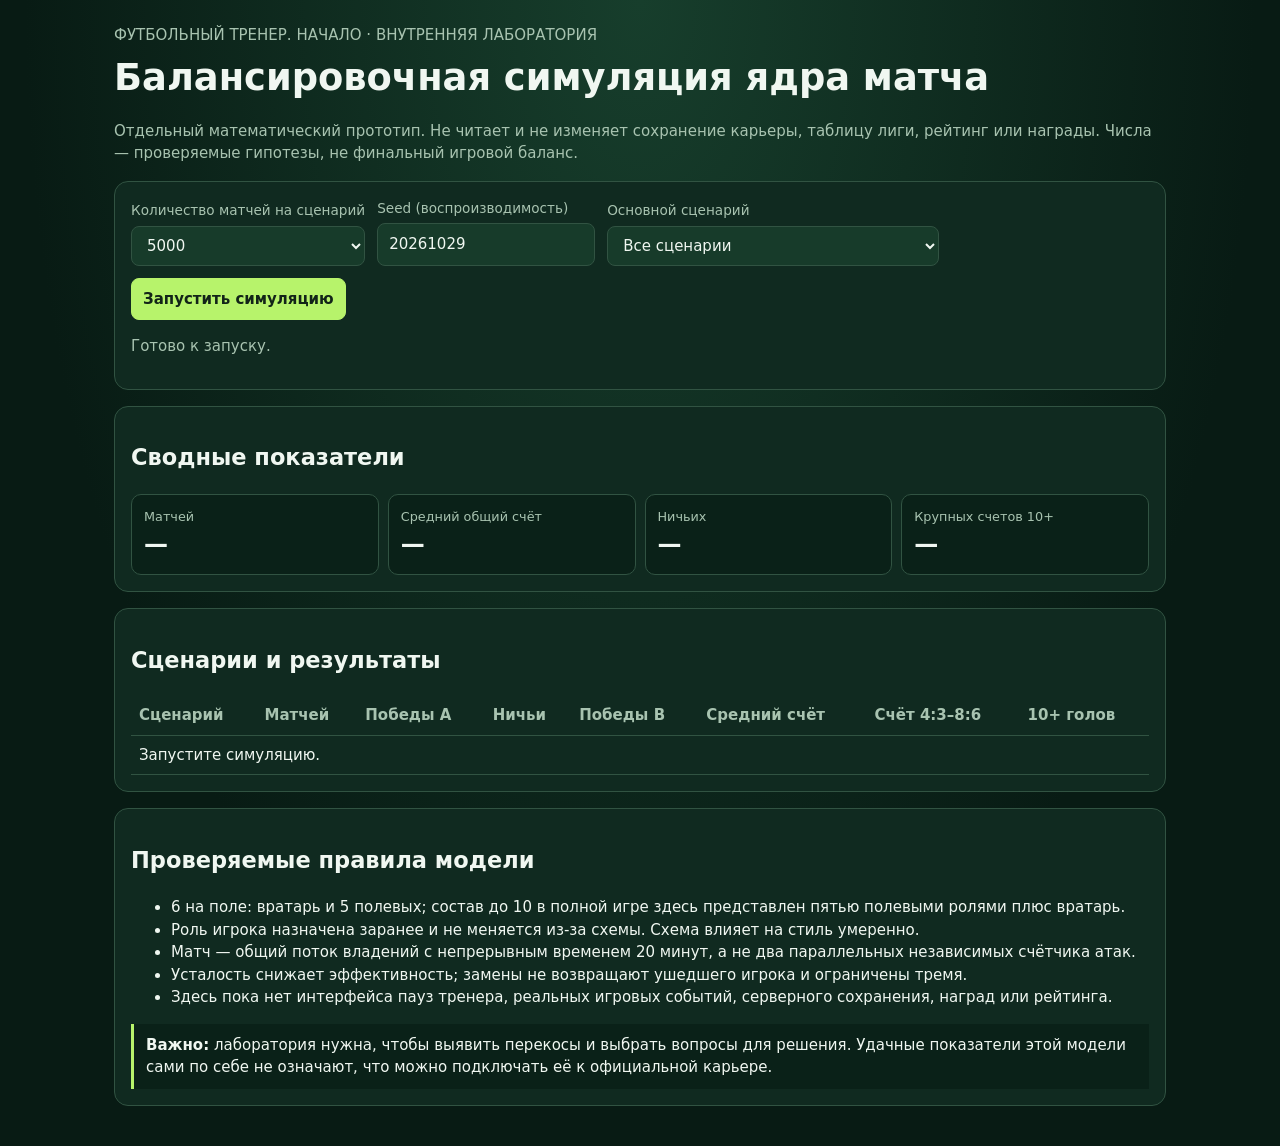
<file: test-match-sim.html>
<!doctype html>
<html lang="ru">
<head>
<meta charset="utf-8"><meta name="viewport" content="width=device-width,initial-scale=1">
<title>Балансировочная лаборатория — Футбольный тренер</title>
<style>
:root{color-scheme:dark;--bg:#081b14;--panel:#102a20;--line:#315342;--text:#f0f7f1;--muted:#a8c3b0;--accent:#b7f36b}*{box-sizing:border-box}body{margin:0;background:radial-gradient(ellipse at top,#173e2c,#081b14 68%);color:var(--text);font:15px/1.5 system-ui,Segoe UI,sans-serif}.wrap{max-width:1100px;margin:auto;padding:24px}h1{font-size:clamp(1.5rem,3vw,2.3rem);margin:.2rem 0}.muted{color:var(--muted)}.panel{background:#102a20;border:1px solid var(--line);border-radius:14px;padding:16px;margin:16px 0}.controls{display:flex;gap:12px;align-items:end;flex-wrap:wrap}.field{display:grid;gap:5px}.field label{color:var(--muted);font-size:.85rem}select,input,button{font:inherit;color:var(--text);background:#173b2a;border:1px solid var(--line);border-radius:8px;padding:9px 11px}button{cursor:pointer;font-weight:700}button.primary{background:var(--accent);color:#122418;border-color:var(--accent)}button:disabled{opacity:.5}.metrics{display:grid;grid-template-columns:repeat(auto-fit,minmax(145px,1fr));gap:9px}.metric{background:#0a2118;border:1px solid var(--line);border-radius:10px;padding:12px}.metric span{display:block;color:var(--muted);font-size:.8rem}.metric strong{font-size:1.5rem}.tablewrap{overflow:auto}table{width:100%;border-collapse:collapse;font-variant-numeric:tabular-nums}th,td{text-align:left;padding:8px;border-bottom:1px solid var(--line);white-space:nowrap}th{color:var(--muted)}.bar{height:8px;border-radius:8px;background:#294838;overflow:hidden;min-width:100px}.bar i{display:block;height:100%;background:var(--accent)}.note{border-left:3px solid var(--accent);padding:10px 12px;background:#0a2118}.status{color:var(--accent);font-weight:700}small{color:var(--muted)}@media(max-width:600px){.wrap{padding:12px}.panel{padding:12px}}
</style></head>
<body><main class="wrap">
<div class="muted">ФУТБОЛЬНЫЙ ТРЕНЕР. НАЧАЛО · ВНУТРЕННЯЯ ЛАБОРАТОРИЯ</div>
<h1>Балансировочная симуляция ядра матча</h1>
<p class="muted">Отдельный математический прототип. Не читает и не изменяет сохранение карьеры, таблицу лиги, рейтинг или награды. Числа — проверяемые гипотезы, не финальный игровой баланс.</p>
<section class="panel"><div class="controls">
<div class="field"><label for="runs">Количество матчей на сценарий</label><select id="runs"><option>1000</option><option selected>5000</option><option>10000</option><option>25000</option></select></div>
<div class="field"><label for="seed">Seed (воспроизводимость)</label><input id="seed" type="number" value="20261029" min="1" step="1"></div>
<div class="field"><label for="scenario">Основной сценарий</label><select id="scenario"><option value="all" selected>Все сценарии</option><option value="equal">Равные команды</option><option value="favorite">Фаворит против аутсайдера</option><option value="tactics">Атакующая против оборонительной</option><option value="formations">Сравнение схем</option></select></div>
<button id="run" class="primary">Запустить симуляцию</button></div>
<p id="status" class="muted">Готово к запуску.</p></section>
<section class="panel"><h2>Сводные показатели</h2><div id="metrics" class="metrics"><div class="metric"><span>Матчей</span><strong>—</strong></div><div class="metric"><span>Средний общий счёт</span><strong>—</strong></div><div class="metric"><span>Ничьих</span><strong>—</strong></div><div class="metric"><span>Крупных счетов 10+</span><strong>—</strong></div></div></section>
<section class="panel"><h2>Сценарии и результаты</h2><div class="tablewrap"><table><thead><tr><th>Сценарий</th><th>Матчей</th><th>Победы A</th><th>Ничьи</th><th>Победы B</th><th>Средний счёт</th><th>Счёт 4:3–8:6</th><th>10+ голов</th></tr></thead><tbody id="results"><tr><td colspan="8">Запустите симуляцию.</td></tr></tbody></table></div></section>
<section class="panel"><h2>Проверяемые правила модели</h2><ul>
<li>6 на поле: вратарь и 5 полевых; состав до 10 в полной игре здесь представлен пятью полевыми ролями плюс вратарь.</li>
<li>Роль игрока назначена заранее и не меняется из-за схемы. Схема влияет на стиль умеренно.</li>
<li>Матч — общий поток владений с непрерывным временем 20 минут, а не два параллельных независимых счётчика атак.</li>
<li>Усталость снижает эффективность; замены не возвращают ушедшего игрока и ограничены тремя.</li>
<li>Здесь пока нет интерфейса пауз тренера, реальных игровых событий, серверного сохранения, наград или рейтинга.</li>
</ul><div class="note"><b>Важно:</b> лаборатория нужна, чтобы выявить перекосы и выбрать вопросы для решения. Удачные показатели этой модели сами по себе не означают, что можно подключать её к официальной карьере.</div></section>
</main>
<script>
const $=id=>document.getElementById(id);
function rngFactory(seed){let x=(Number(seed)>>>0)||1;return()=>{x+=0x6D2B79F5;let t=x;t=Math.imul(t^(t>>>15),t|1);t^=t+Math.imul(t^(t>>>7),t|61);return((t^(t>>>14))>>>0)/4294967296}}
const clamp=(v,a,b)=>Math.max(a,Math.min(b,v));
const FORMATIONS={"2-2-1":{attack:0,mid:0,def:0},"2-1-2":{attack:.07,mid:-.025,def:-.045},"1-3-1":{attack:-.02,mid:.07,def:-.015},"3-1-1":{attack:-.055,mid:-.025,def:.08}};
const TACTICS={balanced:{attack:0,def:0,fatigue:1.5,counter:.15},attack:{attack:.07,def:-.035,fatigue:2,counter:.25},defense:{attack:-.07,def:.055,fatigue:1.2,counter:.08}};
function makeTeam(power,formation,tactic,rng){const roles=["ЗЩ","ЗЩ","ПЗ","ПЗ","НП"];const players=roles.map((role,i)=>{const base=power+(rng()-.5)*16;const skill={ВР:base-15+rng()*10,ЗЩ:base-4+rng()*18,ПЗ:base-4+rng()*18,НП:base-4+rng()*18};skill[role]=base+(rng()-.5)*10;return{role,skill,fatigue:0,used:false}});return{keeper:{skill:power-12+(rng()-.5)*18,fatigue:0},players,formation,tactic,subs:Math.max(0,Math.round((power-50)/20)+1)}}
function playerEff(p){const vals=["ВР","ЗЩ","ПЗ","НП"].filter(k=>k!==p.role).map(k=>p.skill[k]);const other=vals.reduce((a,b)=>a+b,0)/vals.length;return clamp(.85*p.skill[p.role]+.15*other,1,100)*(1-.004*p.fatigue)}
function teamStats(team){const f=team.players.map(p=>({role:p.role,e:playerEff(p)}));const avg=arr=>arr.length?arr.reduce((s,p)=>s+p.e,0)/arr.length:f.reduce((s,p)=>s+p.e,0)/f.length;const d=avg(f.filter(p=>p.role==="ЗЩ")),m=avg(f.filter(p=>p.role==="ПЗ")),a=avg(f.filter(p=>p.role==="НП"));const te=team.keeper.skill*(1-.004*team.keeper.fatigue);return{total:.15*te+.85*avg(f),attack:.7*a+.3*m,defense:.75*d+.25*te,mid:m,keeper:te}}
function simulate(teamA,teamB,rng){let scoreA=0,scoreB=0,time=0,possessions=0,shots=0;let owner=rng()<.5?0:1;let rebound=0;while(time<20&&possessions<300){const ta=owner===0?teamA:teamB,tb=owner===0?teamB:teamA;const sa=teamStats(ta),sb=teamStats(tb);const tact=TACTICS[ta.tactic],form=FORMATIONS[ta.formation];const defT=TACTICS[tb.tactic],defF=FORMATIONS[tb.formation];const midDiff=(sa.mid-sb.mid)+(form.mid-defF.mid)*10;const control=clamp(.5+midDiff*.006,.28,.72);const dt=.15+rng()*.55;time+=dt;possessions++;for(const p of ta.players)p.fatigue=clamp(p.fatigue+tact.fatigue*dt,0,100);for(const p of tb.players)p.fatigue=clamp(p.fatigue+defT.fatigue*dt*.55,0,100);const pressure=clamp((sa.attack-sb.defense)*.004,-.25,.25);const chance=clamp(.25+pressure+tact.attack+form.attack-defT.def*.4-defF.def*.35,.09,.48);if(rng()<chance){shots++;const shooter=ta.players.find(p=>p.role==="НП")||ta.players[ta.players.length-1];const quality=clamp(.25+(playerEff(shooter)-50)*.003+(sa.attack-sb.defense)*.0025,.08,.58);const save=clamp(.20+(sb.keeper-50)*.004+(sb.defense-50)*.0015,.08,.55);const goalP=clamp(quality*(1-save)*1.75,.04,.62);if(rng()<goalP){if(owner===0)scoreA++;else scoreB++;rebound=0;owner=1-owner}else if(rng()<.23&&rebound<1){rebound++;const reboundGoal=clamp(goalP*.52,.02,.28);if(rng()<reboundGoal){if(owner===0)scoreA++;else scoreB++;owner=1-owner;rebound=0}else{time+=.08;}}else{owner=1-owner;rebound=0}}else if(rng()>control){owner=1-owner;rebound=0}if(time>=10&&time-dt<10){time+=.08;}}
return{a:scoreA,b:scoreB,possessions,shots}}
function runScenario(name,n,rng,pa,pb,formA="2-2-1",formB="2-2-1",tacA="balanced",tacB="balanced"){let wa=0,wb=0,draw=0,total=0,normal=0,large=0,ga=0,gb=0,poss=0,shots=0;for(let i=0;i<n;i++){const a=makeTeam(pa,formA,tacA,rng),b=makeTeam(pb,formB,tacB,rng);const r=simulate(a,b,rng);ga+=r.a;gb+=r.b;total+=r.a+r.b;poss+=r.possessions;shots+=r.shots;if(r.a>r.b)wa++;else if(r.b>r.a)wb++;else draw++;if(r.a+r.b>=7&&r.a+r.b<=14)normal++;if(r.a+r.b>=10)large++}return{name,n,wa,draw,wb,avgA:ga/n,avgB:gb/n,avg:(ga+gb)/n,normal:normal/n,large:large/n,poss:poss/n,shots:shots/n}}
function scenarios(kind,n,rng){const defs=[];if(kind==="all"||kind==="equal")defs.push(["Равные · сбалансированные",50,50,"2-2-1","2-2-1","balanced","balanced"]);if(kind==="all"||kind==="favorite")defs.push(["Фаворит 65 против 45",65,45,"2-2-1","2-2-1","balanced","balanced"]);if(kind==="all"||kind==="tactics"){defs.push(["Атака против обороны",55,55,"2-2-1","2-2-1","attack","defense"],["Оборона против атаки",55,55,"2-2-1","2-2-1","defense","attack"]);}if(kind==="all"||kind==="formations"){for(const f of Object.keys(FORMATIONS))defs.push(["Схема "+f+" против 2-2-1",55,55,f,"2-2-1","balanced","balanced"]);}return defs.map(d=>runScenario(d[0],n,rng,d[1],d[2],d[3],d[4],d[5],d[6]))}
function pct(v){return (v*100).toFixed(1)+"%"}function fmt(v){return v.toFixed(2)}
$("run").addEventListener("click",()=>{const n=Number($("runs").value),rng=rngFactory($("seed").value),kind=$("scenario").value;$("run").disabled=true;$("status").textContent="Симуляция выполняется…";setTimeout(()=>{try{const rs=scenarios(kind,n,rng);const count=rs.reduce((s,r)=>s+r.n,0),avg=rs.reduce((s,r)=>s+r.avg*r.n,0)/count,draw=rs.reduce((s,r)=>s+r.draw,0)/count,large=rs.reduce((s,r)=>s+r.large*r.n,0)/count;$("metrics").innerHTML='<div class="metric"><span>Матчей</span><strong>'+count.toLocaleString("ru-RU")+'</strong></div><div class="metric"><span>Средний общий счёт</span><strong>'+fmt(avg)+'</strong></div><div class="metric"><span>Доля ничьих</span><strong>'+pct(draw)+'</strong></div><div class="metric"><span>Матчи с 10+ голами</span><strong>'+pct(large)+'</strong></div>';$("results").innerHTML=rs.map(r=>'<tr><td>'+r.name+'</td><td>'+r.n.toLocaleString("ru-RU")+'</td><td>'+pct(r.wa/r.n)+'</td><td>'+pct(r.draw/r.n)+'</td><td>'+pct(r.wb/r.n)+'</td><td>'+fmt(r.avgA)+' : '+fmt(r.avgB)+' ('+fmt(r.avg)+')</td><td>'+pct(r.normal)+'</td><td>'+pct(r.large)+'</td></tr>').join("");$("status").textContent="Готово. Среднее владений на матч: "+fmt(rs.reduce((s,r)=>s+r.poss*r.n,0)/count)+"; ударов: "+fmt(rs.reduce((s,r)=>s+r.shots*r.n,0)/count)+". Seed: "+$("seed").value+". Результат воспроизводим."}catch(e){$("status").textContent="Ошибка симуляции: "+e.message}finally{$("run").disabled=false}},20)});
</script></body></html>
</file>
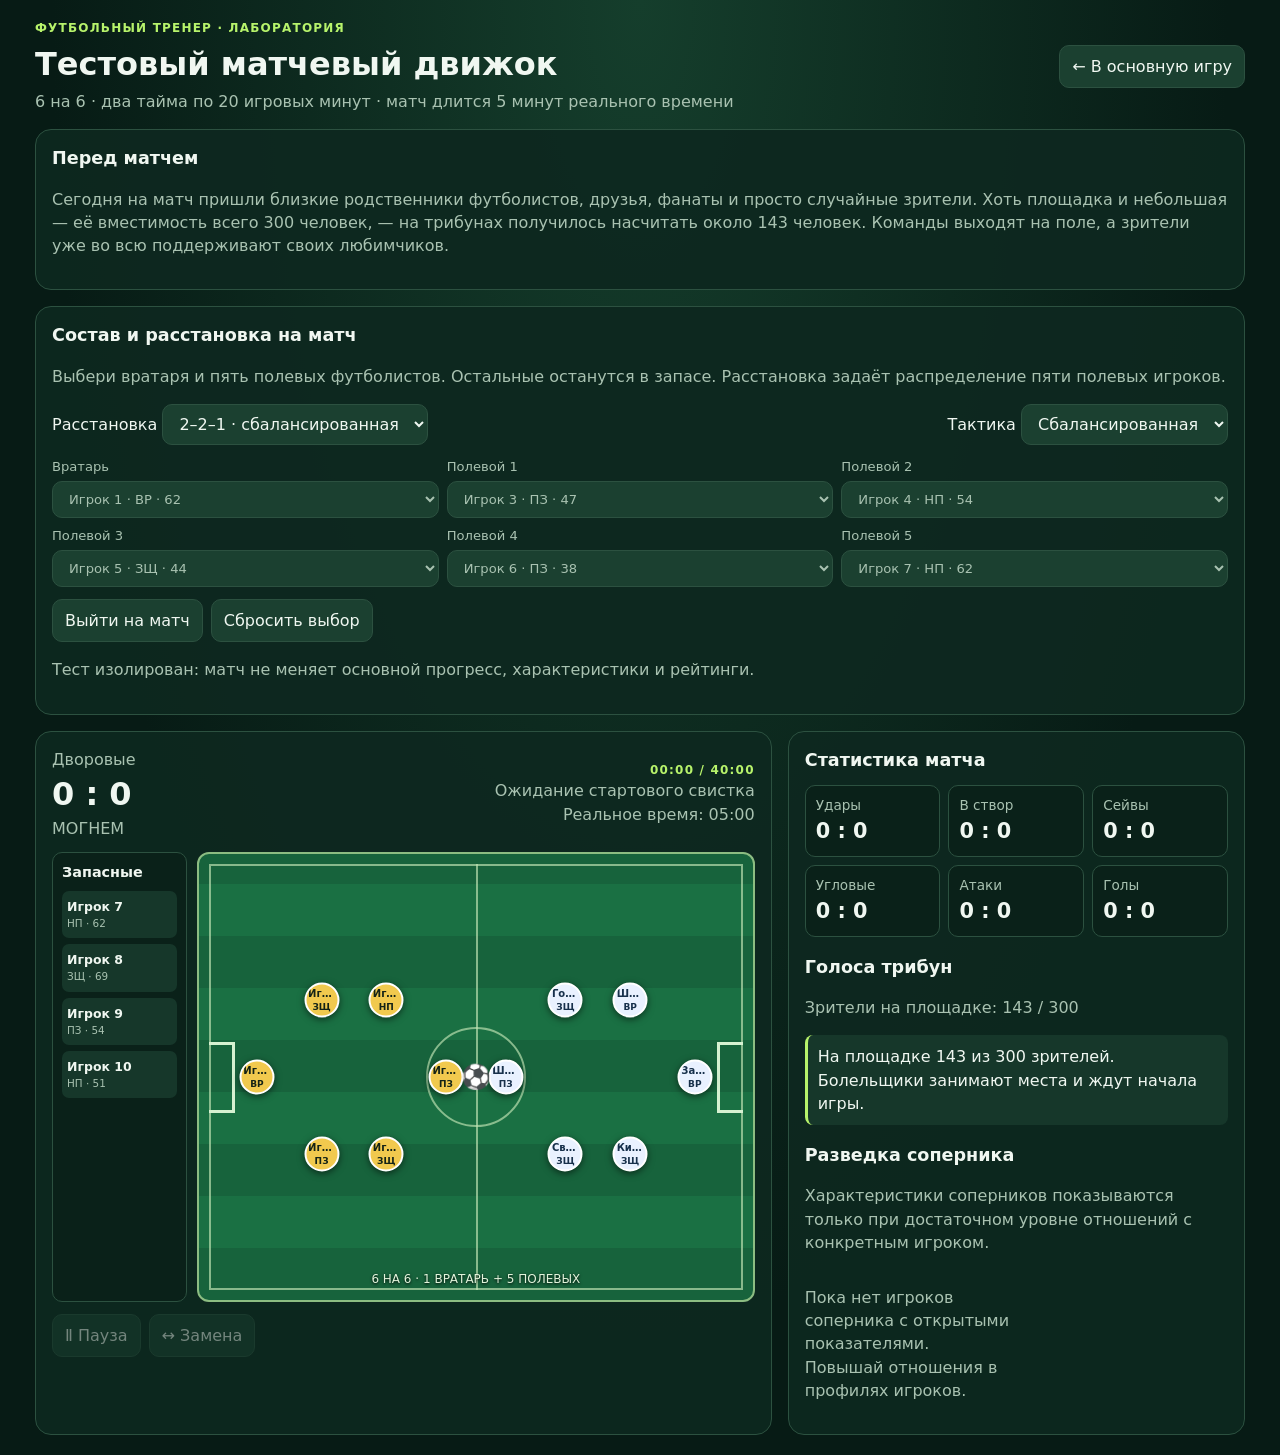
<file: test-match.html>
<!doctype html>
<html lang="ru"><head><meta charset="utf-8"><meta name="viewport" content="width=device-width,initial-scale=1"><meta name="theme-color" content="#102f25"><title>Тестовый матч — Футбольный тренер</title>
<style>
:root{color-scheme:dark;--bg:#071b15;--panel:#102b22;--line:#2c5140;--text:#f0f7f1;--muted:#a9c2b1;--accent:#b7f36b}*{box-sizing:border-box}body{margin:0;background:radial-gradient(ellipse at top,#153e2c,#071b15 65%);font:16px/1.45 system-ui,Segoe UI,sans-serif;color:var(--text)}button,select{font:inherit;color:inherit;background:#1b4030;border:1px solid var(--line);border-radius:10px;padding:9px 12px;cursor:pointer}button:hover{border-color:var(--accent)}button:disabled{opacity:.45;cursor:not-allowed}.wrap{max-width:1250px;margin:auto;padding:20px}.top,.row{display:flex;justify-content:space-between;gap:12px;align-items:center;flex-wrap:wrap}.eyebrow{color:var(--accent);letter-spacing:.1em;font-size:.75rem;font-weight:800}h1{margin:.2rem 0}h2{font-size:1.1rem;margin:0 0 12px}.muted{color:var(--muted)}.panel{background:#0d281fef;border:1px solid var(--line);border-radius:16px;padding:16px;min-width:0}.setup{margin-top:16px}.grid{display:grid;grid-template-columns:minmax(0,1.45fr) minmax(300px,.9fr);gap:16px;margin-top:16px}.field-row{display:grid;grid-template-columns:135px minmax(0,1fr);gap:10px;align-items:stretch}.bench{background:#0a2119;border:1px solid var(--line);border-radius:10px;padding:9px;min-width:0}.bench h3{font-size:.9rem;margin:0 0 8px}.bench-player{font-size:.78rem;padding:7px 5px;margin-bottom:6px;background:#16372a;border-radius:7px;overflow-wrap:anywhere}.bench-player small{display:block;color:var(--muted)}.dot{position:absolute;width:clamp(54px,8%,78px);height:44px;border-radius:9px;display:flex;flex-direction:column;justify-content:center;align-items:center;gap:0;padding:2px;font-size:10px;white-space:nowrap;overflow:hidden;text-overflow:ellipsis}.dot strong{font-size:10px;max-width:100%;overflow:hidden;text-overflow:ellipsis}.dot small{font-size:9px}.home .dot{background:#f1c94e;color:#142316}.away .dot{background:#e9f1ff;color:#17304b}.teamshape{position:absolute;inset:0;pointer-events:none}.side{display:contents}.side.away{display:contents}.scorebar{display:flex;align-items:center;justify-content:space-between;gap:12px;margin-bottom:12px}.score{font-size:2rem;font-weight:900}.pitch{position:relative;overflow:hidden;min-height:450px;border:2px solid #8cbd82;border-radius:12px;background:repeating-linear-gradient(0deg,#17633c 0 52px,#1a7043 52px 104px)}.pitch:before{content:"";position:absolute;inset:10px;border:2px solid #c0e5b5aa;pointer-events:none}.half{position:absolute;left:50%;top:10px;bottom:10px;border-left:2px solid #c0e5b5aa}.circle{position:absolute;width:100px;height:100px;border:2px solid #c0e5b5aa;border-radius:50%;left:calc(50% - 50px);top:calc(50% - 50px)}.goal{position:absolute;top:42%;height:16%;width:26px;border:3px solid #d6f1d1}.goal.left{left:10px;border-left:0}.goal.right{right:10px;border-right:0}.teamshape{position:absolute;inset:20px 28px;display:flex;justify-content:space-between;pointer-events:none}.side{width:45%;display:flex;flex-direction:column;justify-content:space-around;align-items:center;gap:6px}.side.away{flex-direction:column-reverse}.dot{border-radius:50%;width:35px;height:35px;display:grid;place-items:center;font-size:10px;font-weight:900;border:2px solid #fff;box-shadow:0 2px 7px #0008}.home .dot{background:#f1c94e;color:#142316}.away .dot{background:#e9f1ff;color:#17304b}.ball{position:absolute;font-size:24px;left:50%;top:50%;transform:translate(-50%,-50%)}.pitch-label{position:absolute;bottom:12px;left:0;right:0;text-align:center;color:#e1f4db;font-size:.75rem;text-shadow:0 1px 3px #000}.controls{display:flex;gap:8px;flex-wrap:wrap;margin-top:12px}.stats{display:grid;grid-template-columns:repeat(3,minmax(0,1fr));gap:8px}.metric{padding:10px;border:1px solid var(--line);border-radius:10px;background:#0a2119;min-width:0}.metric span{display:block;color:var(--muted);font-size:.85rem}.metric b{display:block;font-size:1.3rem}.playergrid{display:grid;grid-template-columns:repeat(2,minmax(0,1fr));gap:8px}.playercard{padding:9px;border-radius:9px;background:#16372a;font-size:.88rem;min-width:0;overflow-wrap:anywhere}.playercard small{display:block;color:var(--muted)}.lineups{display:grid;grid-template-columns:repeat(3,minmax(0,1fr));gap:8px}.lineups label{display:flex;flex-direction:column;gap:5px;font-size:.82rem;color:var(--muted)}.lineups select{width:100%;min-width:0}.notice{padding:14px;background:#17392b;border:1px solid #6b9c55;border-radius:12px;margin-top:12px}.hidden{display:none!important}.keymoments{display:grid;gap:8px}.moment{padding:10px;border-left:3px solid var(--accent);background:#16372a;border-radius:8px}.tactics{display:flex;gap:8px;flex-wrap:wrap;align-items:center}.tactics label{display:flex;gap:6px;align-items:center;color:var(--muted)}@media(max-width:850px){.grid{grid-template-columns:1fr}.pitch{min-height:380px}.field-row{grid-template-columns:105px minmax(0,1fr)}.lineups{grid-template-columns:repeat(2,minmax(0,1fr))}.wrap{padding:12px}}@media(max-width:520px){.field-row{grid-template-columns:1fr}.bench{order:2}.bench-list{display:grid;grid-template-columns:repeat(2,minmax(0,1fr));gap:5px}.bench-player{margin:0}.pitch{min-height:390px}.dot{width:48px;height:38px}.dot strong{font-size:9px}.dot small{font-size:8px}}@media(max-width:450px){.stats{grid-template-columns:repeat(2,minmax(0,1fr))}.dot{width:29px;height:29px;font-size:9px}.pitch{min-height:340px}}
</style></head><body><main class="wrap">
<div class="top"><div><div class="eyebrow">ФУТБОЛЬНЫЙ ТРЕНЕР · ЛАБОРАТОРИЯ</div><h1>Тестовый матчевый движок</h1><div class="muted">6 на 6 · два тайма по 20 игровых минут · матч длится 5 минут реального времени</div></div><button onclick="location.href='/'">← В основную игру</button></div>
<section class="panel setup" id="crowdIntro"><h2>Перед матчем</h2><p id="crowdNarrative" class="muted">Болельщики занимают места у площадки…</p><div id="crowdChant" class="moment hidden"></div></section><section class="panel setup" id="preMatch"><h2>Состав и расстановка на матч</h2><p class="muted">Выбери вратаря и пять полевых футболистов. Остальные останутся в запасе. Расстановка задаёт распределение пяти полевых игроков.</p><div class="row"><label>Расстановка <select id="formation"><option value="2-2-1">2–2–1 · сбалансированная</option><option value="2-1-2">2–1–2 · атакующая</option><option value="1-3-1">1–3–1 · контроль центра</option><option value="3-1-1">3–1–1 · оборонительная</option></select></label><label>Тактика <select id="tactic"><option value="balanced">Сбалансированная</option><option value="attack">Атакующая</option><option value="defence">Оборонительная</option><option value="press">Высокий прессинг</option></select></label></div><div class="lineups" id="lineupSelectors" style="margin-top:12px"></div><div class="controls"><button id="begin">Выйти на матч</button><button id="resetSetup">Сбросить выбор</button></div><p class="muted">Тест изолирован: матч не меняет основной прогресс, характеристики и рейтинги.</p></section>
<div class="grid"><section class="panel"><div class="scorebar"><div><div class="muted" id="homeName">Дворовые</div><div class="score"><span id="hs">0</span> : <span id="as">0</span></div><div class="muted" id="awayName">Соперники</div></div><div style="text-align:right"><div class="eyebrow" id="clock">00:00 / 40:00</div><div id="phase" class="muted">Ожидание стартового свистка</div><div id="realClock" class="muted">Реальное время: 05:00</div></div></div>
<div class="field-row"><aside class="bench"><h3>Запасные</h3><div id="benchList" class="bench-list"></div></aside><div class="pitch"><div class="half"></div><div class="circle"></div><div class="goal left"></div><div class="goal right"></div><div class="teamshape"><div class="side home" id="homeDots"></div><div class="side away" id="awayDots"></div></div><div class="ball" id="ball">⚽</div><div class="pitch-label" id="pitchLabel">6 НА 6 · 1 ВРАТАРЬ + 5 ПОЛЕВЫХ</div></div></div>
<div class="controls"><button id="pause" disabled>Ⅱ Пауза</button><button id="subBtn" disabled>↔ Замена</button></div><div id="halfTime" class="notice hidden"><h2>Перерыв · ключевые моменты первого тайма</h2><div id="moments" class="keymoments"></div><div class="tactics" style="margin-top:12px"><label>Тактика на второй тайм <select id="halfTactic"><option value="balanced">Сбалансированная</option><option value="attack">Атакующая</option><option value="defence">Оборонительная</option><option value="press">Высокий прессинг</option></select></label><button id="continue">Начать второй тайм</button></div><h2 style="margin-top:16px">Замены перед вторым таймом</h2><div id="substitution" class="tactics"></div></div><div id="final" class="notice hidden"></div></section>
<aside class="panel"><h2>Статистика матча</h2><div class="stats"><div class="metric"><span>Удары</span><b id="shots">0 : 0</b></div><div class="metric"><span>В створ</span><b id="onTarget">0 : 0</b></div><div class="metric"><span>Сейвы</span><b id="saves">0 : 0</b></div><div class="metric"><span>Угловые</span><b id="corners">0 : 0</b></div><div class="metric"><span>Атаки</span><b id="attacks">0 : 0</b></div><div class="metric"><span>Голы</span><b id="goals">0 : 0</b></div></div><h2 style="margin-top:18px">Голоса трибун</h2><p class="muted" id="crowdCountLive">Зрители: — / 300</p><div id="crowdFeed" class="keymoments"><div class="moment">Болельщики ждут выхода команд.</div></div><h2 style="margin-top:18px">Разведка соперника</h2><p class="muted">Характеристики соперников показываются только при достаточном уровне отношений с конкретным игроком.</p><div class="playergrid" id="rosters"></div></aside></div>
</main><script>
(()=>{"use strict";const $=id=>document.getElementById(id),KEY="football-coach-start-v1",HALF=150000;let home=[],away=[],s,interval=null,lastEvent=0,leagueTeams=[],homeTeamData=null,awayTeamData=null,crowdCount=0;
const rand=(a,b)=>Math.floor(Math.random()*(b-a+1))+a,choose=a=>a[rand(0,a.length-1)],posKeys=["ВР","ЗЩ","ПЗ","НП"];const formations={"2-2-1":[[6,50],[19,31],[19,69],[32,31],[32,69],[44,50]],"2-1-2":[[6,50],[19,31],[19,69],[31,50],[44,31],[44,69]],"1-3-1":[[6,50],[19,50],[31,25],[31,50],[31,75],[44,50]],"3-1-1":[[6,50],[19,24],[19,50],[19,76],[32,50],[44,50]]};
function readGame(){try{return JSON.parse(localStorage.getItem(KEY)||"{}")}catch{return {}}}
function getSkill(p){const a=p.skills||p.stats||{};return Math.max(1,Math.round(Number(a[p.position])||Number(a[p.pos])||Number(a["НП"])||Number(a["ПЗ"])||Number(p.skill)||50))}
function rosterFrom(raw,prefix){const src=Array.isArray(raw)?raw:[];let list=src.slice(0,10).map((p,i)=>({id:String(p.id||prefix+i),name:p.name||prefix+" "+(i+1),pos:p.position||p.pos||posKeys[i%4],skill:getSkill(p),position:p.position||p.pos||posKeys[i%4],goals:0,assists:0}));while(list.length<10){const i=list.length;list.push({id:prefix+"gen"+i,name:prefix+" "+(i+1),pos:i===0?"ВР":posKeys[((i-1)%3)+1],position:i===0?"ВР":posKeys[((i-1)%3)+1],skill:rand(35,70),goals:0,assists:0})}return list}
async function setup(){const data=readGame();home=rosterFrom(data.players||data.userRoster,"Игрок");homeTeamData=null;try{const response=await fetch("/data/league.json");if(response.ok){const league=await response.json();leagueTeams=(league.teams||[]).filter(t=>t.chant&&t.players&&t.players.length);}}catch{}const eligible=leagueTeams.filter(t=>t.id!=="team12");awayTeamData=eligible.length?choose(eligible):null;away=rosterFrom(awayTeamData?awayTeamData.players:[],"Соперник");$("homeName").textContent=data.teamName||"Дворовые";$("awayName").textContent=awayTeamData?awayTeamData.name:"Соперники";homeTeamData=leagueTeams.find(t=>t.name===$("homeName").textContent)||null;setupCrowd(data);makeSelectors();s=null;renderTeams()}
function makeSelectors(){const c=$("lineupSelectors");c.replaceChildren();const labels=["Вратарь","Полевой 1","Полевой 2","Полевой 3","Полевой 4","Полевой 5"];labels.forEach((label,i)=>{const l=document.createElement("label");l.textContent=label;const sel=document.createElement("select");sel.dataset.slot=i;sel.id="pick"+i;const keepers=home.filter(p=>p.pos==="ВР"),fielders=home.filter(p=>p.pos!=="ВР");const choices=i===0?(keepers.length?keepers:home):(fielders.length?fielders:home);choices.forEach(p=>{const o=document.createElement("option");o.value=p.id;o.textContent=p.name+" · "+p.pos+" · "+p.skill;sel.append(o)});if(i===0){const g=choices.find(p=>p.pos==="ВР");if(g)sel.value=g.id}else sel.selectedIndex=Math.min(i,choices.length-1);sel.addEventListener("change",()=>{const ids=[...c.querySelectorAll("select")].map(x=>x.value);sel.setCustomValidity(new Set(ids).size<ids.length?"Каждый игрок может быть выбран только один раз":"");});l.append(sel);c.append(l)})}
function setupCrowd(data){const homeRank=Number(data.leaguePosition||data.tablePosition||data.rank||0);const awayRank=Number(awayTeamData&&(awayTeamData.tablePosition||awayTeamData.rank)||0);const rankScore=rank=>rank>=1&&rank<=12?(13-rank)/11:0.5;const strength=homeRank&&awayRank?(rankScore(homeRank)+rankScore(awayRank))/2:awayTeamData?((13-(leagueTeams.indexOf(awayTeamData)+1))/11+0.5)/2:0.5;crowdCount=Math.max(20,Math.min(300,Math.round(25+strength*245+rand(-18,18))));$("crowdNarrative").textContent="Сегодня на матч пришли близкие родственники футболистов, друзья, фанаты и просто случайные зрители. Хоть площадка и небольшая — её вместимость всего 300 человек, — на трибунах получилось насчитать около "+crowdCount+" человек. Команды выходят на поле, а зрители уже во всю поддерживают своих любимчиков.";const feed=$("crowdFeed");if(feed){feed.replaceChildren();const d=document.createElement("div");d.className="moment";d.textContent="На площадке "+crowdCount+" из 300 зрителей. Болельщики занимают места и ждут начала игры.";feed.append(d)}updateCrowdCount()}
function updateCrowdCount(){const el=$("crowdCountLive");if(el)el.textContent="Зрители на площадке: "+crowdCount+" / 300"}
function crowdAction(kind,side){if(!s)return;let message="",delta=0;if(kind==="goal"){if(Math.random()<.3){delta=-rand(2,12);message="После гола несколько зрителей "+(side===0?"соперников":"хозяев")+" расстроенно собираются и уходят с площадки ("+Math.abs(delta)+" чел.)."}else{message=choose(["Болельщики вскакивают со своих мест и бурно празднуют гол.","Кто-то размахивает шарфом над головой, а рядом зрители хлопают в ладоши.","У ограждения радостно кричат друзья и родственники автора гола."])} }else if(kind==="arrival"){delta=rand(3,18);message=choose(["Рабочий день подходит к концу: несколько человек прибегают на площадку и ищут свободное место.","К площадке подтягиваются друзья игроков и новые зрители. На трибунах становится теснее.","По дороге домой люди замечают матч и останавливаются посмотреть, что происходит."])+" (+"+delta+" чел.)"}else{message=choose(["У ограждения кто-то отбивает ритм ладонями, и несколько зрителей подхватывают хлопки.","Двое болельщиков спорят о спорном моменте, а остальные не отрывают глаз от поля.","Ребёнок на плечах у отца машет шарфом любимой команды.","Зрители сдвигаются ближе к ограждению, чтобы лучше видеть атаку.","Кто-то достаёт термос и делится чаем с соседом, не пропуская игру."])}crowdCount=Math.max(0,Math.min(300,crowdCount+delta));updateCrowdCount();const feed=$("crowdFeed");if(feed){const d=document.createElement("div");d.className="moment";d.textContent=(s?Math.floor(s.time)+"′ · ":"")+message;feed.prepend(d);while(feed.children.length>5)feed.lastElementChild.remove()}}
function chant(side,kind){const team=side===0?homeTeamData:awayTeamData;const name=side===0?$("homeName").textContent:$("awayName").textContent;const chantText=team&&team.chant?team.chant:side===0?"Дворовые, вперёд!":"Соперники, вперёд!";const textValue=kind==="goal"?"⚽ "+name+" забивает! Трибуны скандируют: «"+chantText+"»":kind==="start"?"Команды выходят на поле. Болельщики "+name+" скандируют: «"+chantText+"»":"Опасный момент! С трибун "+name+" доносится: «"+chantText+"»";const feed=$("crowdFeed");if(feed){const d=document.createElement("div");d.className="moment";d.textContent=textValue;feed.prepend(d);while(feed.children.length>4)feed.lastElementChild.remove()}const live=$("crowdChant");live.classList.remove("hidden");live.textContent=textValue}
function chosenHome(){const ids=[...$("lineupSelectors").querySelectorAll("select")].map(x=>x.value);if(new Set(ids).size!==6)throw Error("Выбери шесть разных футболистов.");return ids.map(id=>home.find(p=>p.id===id))}
function fieldRoster(list){return list.filter(Boolean)}
function startMatch(){let selected;try{selected=chosenHome()}catch(e){alert(e.message);return}home=selected.concat(home.filter(p=>!selected.some(q=>q.id===p.id)));away=rosterFrom([],"Соперник");s={time:0,score:[0,0],shots:[0,0],on:[0,0],saves:[0,0],corners:[0,0],attacks:[0,0],goals:[0,0],events:[],moments:[],scorers:[],done:false,half:1,paused:false,realStart:0,halfElapsed:0,formation:$("formation").value};$("preMatch").classList.add("hidden");$("halfTime").classList.add("hidden");$("final").classList.add("hidden");$("pause").disabled=false;$("subBtn").disabled=false;renderTeams();renderStats();$("phase").textContent="Первый тайм";chant(0,"start");chant(1,"start");$("tactic").disabled=true;$("formation").disabled=true;startTimer()}
function currentTeam(side){return side?away.slice(0,6):home.slice(0,6)}
function strength(team){return team.slice(0,6).reduce((a,p)=>a+p.skill,0)/6}
function takt(side){return side===0?$("tactic").value:(s?.awayTactic||"balanced")}
function startTimer(){clearInterval(interval);s.paused=false;s.realStart=Date.now()-(s.halfElapsed||0);interval=setInterval(()=>{if(!s||s.done||s.paused)return;const elapsed=Date.now()-s.realStart;s.halfElapsed=elapsed;s.time=(s.half-1)*20+Math.min(20,elapsed/HALF*20);if(Date.now()-lastEvent>6500){event();lastEvent=Date.now()}renderStats();if(elapsed>=HALF){clearInterval(interval);interval=null;if(s.half===1)showHalfTime();else finish()}},250)}
function clockText(min){const m=Math.floor(min),sec=Math.floor((min-m)*60);return String(m).padStart(2,"0")+":"+String(sec).padStart(2,"0")}
function event(){const side=Math.random()<.5?0:1,opp=1-side,atk=takt(side),def=takt(opp),team=currentTeam(side),opTeam=currentTeam(opp);if(s.time>=8&&s.time<37&&Math.random()<.13&&crowdCount<300)crowdAction("arrival",side);else if(Math.random()<.09)crowdAction("life",side);s.attacks[side]++;let danger=.35+(strength(team)-strength(opTeam))/250;if(atk==="attack")danger+=.12;if(atk==="defence")danger-=.1;if(atk==="press")danger+=.05;if(def==="defence")danger-=.1;let msg;if(Math.random()<Math.max(.12,Math.min(.7,danger))){s.shots[side]++;let acc=.5+(strength(team)-50)/200+(atk==="attack"?.06:0);if(Math.random()<Math.max(.25,Math.min(.78,acc))){s.on[side]++;let gc=.28+(strength(team)-strength(opTeam))/230+(atk==="attack"?.05:0)+(def==="defence"?-.08:0);if(Math.random()<Math.max(.08,Math.min(.58,gc))){s.score[side]++;s.goals[side]++;const scorer=choose(team.filter(p=>p.pos!=="ВР")),assister=choose(team.filter(p=>p.id!==scorer.id&&p.pos!=="ВР"));scorer.goals=(scorer.goals||0)+1;if(assister)assister.assists=(assister.assists||0)+1;msg="ГОЛ! "+scorer.name+(assister?" · ассист: "+assister.name:" · без ассиста");const goalRecord={minute:Math.floor(s.time),team:side===0?$("homeName").textContent:$("awayName").textContent,scorer:scorer.name,assister:assister?assister.name:"—",side,msg};s.scorers.push(goalRecord);s.moments.push(goalRecord);crowdAction("goal",side);chant(side,"goal");$("ball").style.left=side?"28%":"72%";}else{s.saves[opp]++;msg="Вратарь отражает опасный удар"}if(s.on[side]&&Math.random()<.3)s.corners[side]++}else msg="Удар мимо ворот"}else msg=choose(["Защитник перехватил передачу","Команда разыграла быструю контратаку","Атака остановлена в центре поля","Опасная передача в штрафную","Команда потеряла мяч при выходе из обороны"]);const ev={minute:Math.floor(s.time),msg,side};s.events.push(ev);if(/гол|опасный удар|штрафную|контратаку/i.test(msg)){s.moments.push(ev);if(!/гол/i.test(msg)&&Math.random()<.38)chant(side,"danger")}renderStats();renderTeams()}
function renderStats(){$("hs").textContent=s?s.score[0]:0;$("as").textContent=s?s.score[1]:0;if(!s)return;const min=s.time;const halfTime=s.half===1?20:40;$("clock").textContent=clockText(min)+" / 40:00";$("realClock").textContent=s.done?"Реальное время: 05:00":s.half===1?"Первый тайм · 2:30":"Второй тайм · 2:30";["shots","onTarget","saves","corners","attacks","goals"].forEach((id,i)=>{const arr=[s.shots,s.on,s.saves,s.corners,s.attacks,s.goals][i];$(id).textContent=arr[0]+" : "+arr[1]});}
function renderTeams(){if(!home.length)return;const coords=formations[(s&&s.formation)||$("formation").value]||formations["2-2-1"];const draw=(id,team,cls,reverse)=>{const el=$(id);el.replaceChildren();team.slice(0,6).forEach((p,i)=>{const d=document.createElement("span");d.className="dot "+cls;const pt=coords[i]||[50,50];d.style.left=(reverse?100-pt[0]:pt[0])+"%";d.style.top=pt[1]+"%";d.style.transform="translate(-50%,-50%)";const name=document.createElement("strong");name.textContent=p.name;const pos=document.createElement("small");pos.textContent=p.pos;d.append(name,pos);d.title=p.name+" · "+p.pos+" · сила "+p.skill;el.append(d)})};draw("homeDots",home,"home",false);draw("awayDots",away,"away",true);const bench=$("benchList");bench.replaceChildren();home.slice(6).forEach(p=>{const d=document.createElement("div");d.className="bench-player";const b=document.createElement("b");b.textContent=p.name;const sm=document.createElement("small");sm.textContent=p.pos+" · "+p.skill;d.append(b,sm);bench.append(d)});const box=$("rosters");box.replaceChildren();const data=readGame();const relations=data.relationships||{};away.forEach(p=>{const relKey=Object.keys(relations).find(k=>k.endsWith("::"+p.name));const relation=relKey?Number(relations[relKey]||0):0;if(relation<50)return;const c=document.createElement("div");c.className="playercard";const b=document.createElement("b");b.textContent=p.name;const sm=document.createElement("small");sm.textContent="Отношения "+relation.toFixed(1)+"% · открытые показатели: "+(relation>=80?"ВР, ЗЩ, ПЗ, НП":relation>=70?"основная + 2 показателя":relation>=60?"основная + 1 показатель":"основная характеристика");c.append(b,sm);box.append(c)});if(!box.children.length){const n=document.createElement("p");n.className="muted";n.textContent="Пока нет игроков соперника с открытыми показателями. Повышай отношения в профилях игроков.";box.append(n)}}
function showHalfTime(){s.paused=true;s.half=2;$("phase").textContent="Перерыв";$("pause").disabled=true;$("subBtn").disabled=true;$("halfTime").classList.remove("hidden");const box=$("moments");box.replaceChildren();const moments=s.moments.slice(-6).reverse();if(!moments.length){const d=document.createElement("div");d.className="moment";d.textContent="Явных голевых моментов не было. Счёт к перерыву: "+s.score[0]+" : "+s.score[1]+".";box.append(d)}else moments.forEach(m=>{const d=document.createElement("div");d.className="moment";d.textContent=m.minute+"′ · "+(m.scorer?"⚽ ГОЛ — "+m.scorer+" ("+m.team+"), ассист: "+m.assister:m.msg);box.append(d)});$("halfTactic").value=$("tactic").value;renderSubstitution()}
function renderSubstitution(){const box=$("substitution");box.replaceChildren();const on=home.slice(0,6),bench=home.slice(6);if(!bench.length){box.textContent="Нет игроков в запасе.";return}const out=document.createElement("select"),inn=document.createElement("select");on.forEach((p,i)=>{const o=document.createElement("option");o.value=String(i);o.textContent="С поля: "+p.name;out.append(o)});bench.forEach(p=>{const o=document.createElement("option");o.value=p.id;o.textContent="Выпустить: "+p.name;inn.append(o)});const btn=document.createElement("button");btn.textContent="Сделать замену";btn.onclick=()=>{const oi=Number(out.value),bi=home.findIndex(p=>p.id===inn.value);[home[oi],home[bi]]=[home[bi],home[oi]];renderTeams();renderSubstitution()};box.append(out,inn,btn)}
function continueSecond(){s.half=2;s.time=20;s.halfElapsed=0;s.paused=false;$("tactic").value=$("halfTactic").value;$("halfTime").classList.add("hidden");$("phase").textContent="Второй тайм";$("pause").disabled=false;$("subBtn").disabled=false;lastEvent=Date.now();startTimer()}
function pause(){if(!s||s.done)return;if(!s.paused){s.paused=true;clearInterval(interval);interval=null;$("pause").textContent="▶ Продолжить";$("phase").textContent="Матч на паузе"}else{$("pause").textContent="Ⅱ Пауза";startTimer()}}
function substituteDuring(){if(!s||s.done||s.half!==1)return;pause();$("phase").textContent="Замены доступны в перерыве после первого тайма";}
function finish(){s.done=true;s.paused=true;clearInterval(interval);interval=null;$("phase").textContent="Матч завершён";$("pause").disabled=true;$("subBtn").disabled=true;$("final").classList.remove("hidden");const safe=x=>String(x).replace(/[&<>"']/g,ch=>({"&":"&amp;","<":"&lt;",">":"&gt;",'"':"&quot;","'":"&#39;"}[ch]));const scorers=s.scorers.length?s.scorers.map(m=>"<p>"+m.minute+"′ · ⚽ "+safe(m.team)+": <b>"+safe(m.scorer)+"</b> — ассист: "+safe(m.assister)+"</p>").join(""):"<p>Голов не было.</p>";const moments=s.moments.length?s.moments.map(m=>"<p>"+m.minute+"′ · "+safe(m.msg)+"</p>").join(""):"<p>Выраженных ключевых моментов не зафиксировано.</p>";$("final").innerHTML="<h2>Итоговый протокол</h2><p><b>"+safe($("homeName").textContent)+" "+s.score[0]+" : "+s.score[1]+" "+safe($("awayName").textContent)+"</b></p><p>Удары: "+s.shots[0]+"–"+s.shots[1]+" · В створ: "+s.on[0]+"–"+s.on[1]+" · Сейвы: "+s.saves[0]+"–"+s.saves[1]+" · Угловые: "+s.corners[0]+"–"+s.corners[1]+" · Атаки: "+s.attacks[0]+"–"+s.attacks[1]+"</p><h2>Авторы голов и ассисты</h2><div>"+scorers+"</div><h2>Ключевые моменты матча</h2><div>"+moments+"</div><h2>Статистика игроков</h2><div>"+home.slice(0,10).filter(p=>(p.goals||0)||(p.assists||0)).map(p=>"<p>"+safe(p.name)+": голы — "+(p.goals||0)+", ассисты — "+(p.assists||0)+"</p>").join("")+"</div><button id='again'>Новый тестовый матч</button>";$("again").onclick=()=>location.reload()}
$("begin").onclick=startMatch;$("resetSetup").onclick=()=>{makeSelectors()};$("pause").onclick=pause;$("subBtn").onclick=substituteDuring;$("continue").onclick=continueSecond;setup();
})();</script></body></html>
</file>
